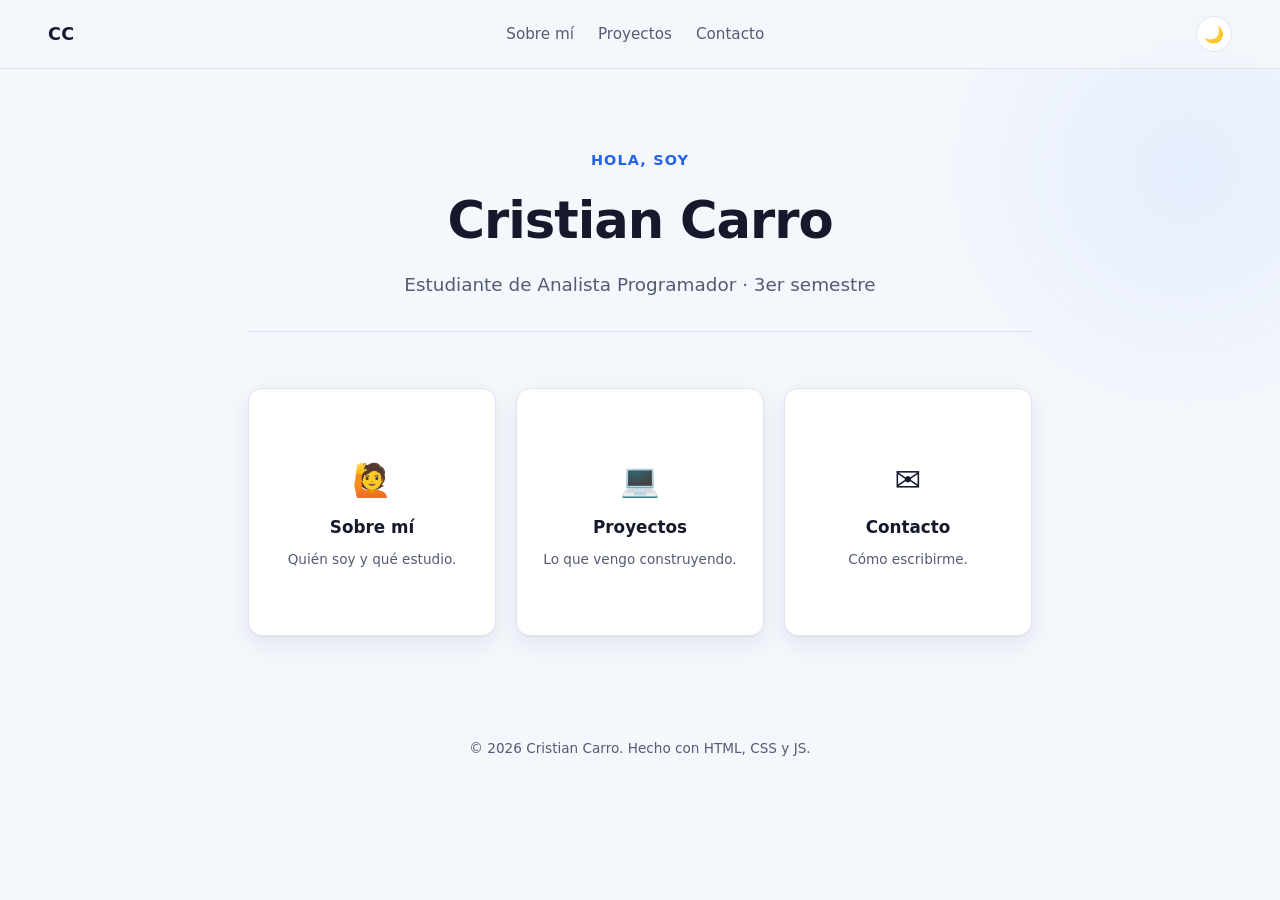
<file: index.html>
<!DOCTYPE html>
<html lang="es">
<head>
  <meta charset="UTF-8" />
  <meta name="viewport" content="width=device-width, initial-scale=1.0" />
  <title>Cristian Carro — Portfolio</title>
  <meta name="description" content="Portfolio de Cristian Carro, estudiante de Analista Programador." />
  <link rel="icon" href="data:,">
  <link rel="stylesheet" href="styles.css" />
</head>
<body>
  <div class="bg-decor" aria-hidden="true"></div>

  <header class="nav">
    <a class="nav-brand" href="index.html">CC</a>
    <nav class="nav-links">
      <a href="about.html">Sobre mí</a>
      <a href="proyectos.html">Proyectos</a>
      <a href="contacto.html">Contacto</a>
    </nav>
    <button id="theme-toggle" class="theme-toggle" aria-label="Cambiar tema" title="Cambiar tema">
      <span id="theme-icon">🌙</span>
    </button>
  </header>

  <main>
    <section class="hero hero-simple">
      <p class="eyebrow">Hola, soy</p>
      <h1>Cristian Carro</h1>
      <p class="role">Estudiante de Analista Programador · 3er semestre</p>
    </section>

    <section class="section landing-grid-section">
      <div class="landing-grid">
        <a class="square-card" href="about.html">
          <span class="square-card-icon">🙋</span>
          <h2>Sobre mí</h2>
          <p>Quién soy y qué estudio.</p>
        </a>
        <a class="square-card" href="proyectos.html">
          <span class="square-card-icon">💻</span>
          <h2>Proyectos</h2>
          <p>Lo que vengo construyendo.</p>
        </a>
        <a class="square-card" href="contacto.html">
          <span class="square-card-icon">✉️</span>
          <h2>Contacto</h2>
          <p>Cómo escribirme.</p>
        </a>
      </div>
    </section>
  </main>

  <footer class="footer">
    <p>© <span id="year"></span> Cristian Carro. Hecho con HTML, CSS y JS.</p>
  </footer>

  <script src="script.js"></script>
</body>
</html>
</file>
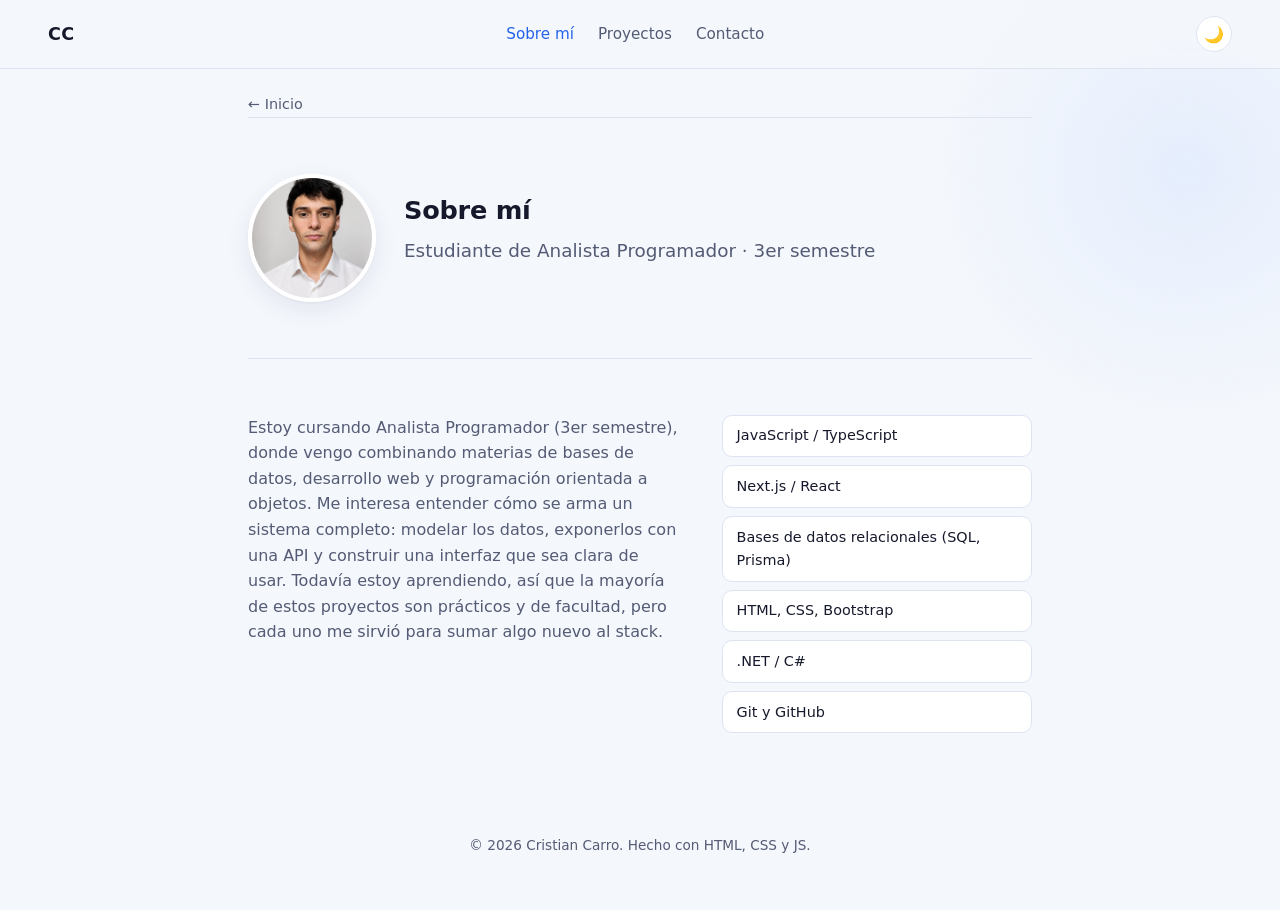
<file: about.html>
<!DOCTYPE html>
<html lang="es">
<head>
  <meta charset="UTF-8" />
  <meta name="viewport" content="width=device-width, initial-scale=1.0" />
  <title>Sobre mí — Cristian Carro</title>
  <meta name="description" content="Sobre Cristian Carro, estudiante de Analista Programador." />
  <link rel="icon" href="data:,">
  <link rel="stylesheet" href="styles.css" />
</head>
<body>
  <div class="bg-decor" aria-hidden="true"></div>

  <header class="nav">
    <a class="nav-brand" href="index.html">CC</a>
    <nav class="nav-links">
      <a href="about.html" class="active">Sobre mí</a>
      <a href="proyectos.html">Proyectos</a>
      <a href="contacto.html">Contacto</a>
    </nav>
    <button id="theme-toggle" class="theme-toggle" aria-label="Cambiar tema" title="Cambiar tema">
      <span id="theme-icon">🌙</span>
    </button>
  </header>

  <main>
    <a class="back-link" href="index.html">← Inicio</a>

    <section class="section page-hero">
      <img class="hero-photo" src="assets/foto-perfil.png" alt="Foto de Cristian Carro" />
      <div>
        <h1 class="section-title">Sobre mí</h1>
        <p class="role">Estudiante de Analista Programador · 3er semestre</p>
      </div>
    </section>

    <section class="section">
      <div class="about-grid">
        <p class="about-text">
          Estoy cursando Analista Programador (3er semestre), donde vengo
          combinando materias de bases de datos, desarrollo web y
          programación orientada a objetos. Me interesa entender cómo se
          arma un sistema completo: modelar los datos, exponerlos con una
          API y construir una interfaz que sea clara de usar. Todavía
          estoy aprendiendo, así que la mayoría de estos proyectos son
          prácticos y de facultad, pero cada uno me sirvió para sumar algo
          nuevo al stack.
        </p>
        <ul class="skills">
          <li>JavaScript / TypeScript</li>
          <li>Next.js / React</li>
          <li>Bases de datos relacionales (SQL, Prisma)</li>
          <li>HTML, CSS, Bootstrap</li>
          <li>.NET / C#</li>
          <li>Git y GitHub</li>
        </ul>
      </div>
    </section>
  </main>

  <footer class="footer">
    <p>© <span id="year"></span> Cristian Carro. Hecho con HTML, CSS y JS.</p>
  </footer>

  <script src="script.js"></script>
</body>
</html>
</file>
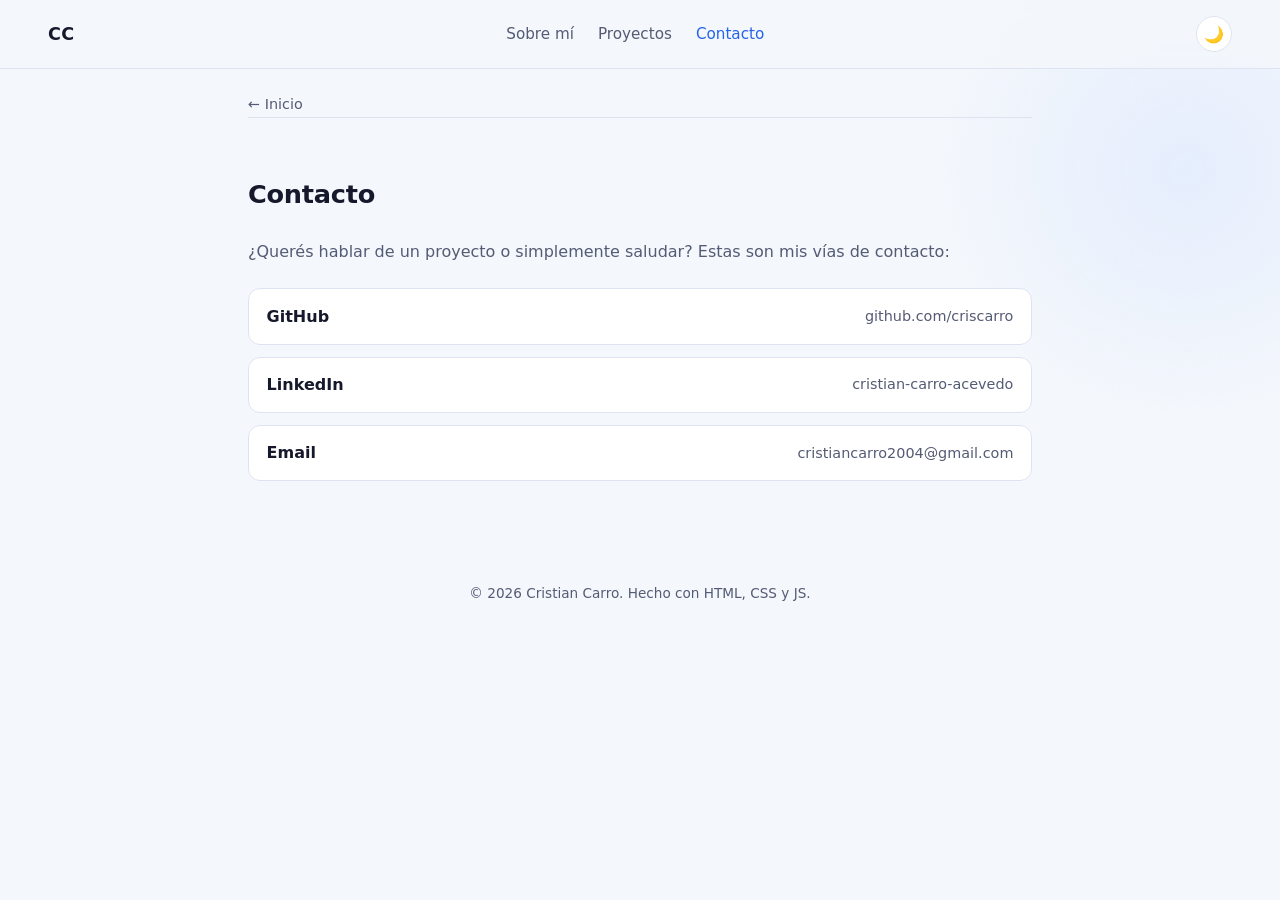
<file: contacto.html>
<!DOCTYPE html>
<html lang="es">
<head>
  <meta charset="UTF-8" />
  <meta name="viewport" content="width=device-width, initial-scale=1.0" />
  <title>Contacto — Cristian Carro</title>
  <meta name="description" content="Contacto de Cristian Carro." />
  <link rel="icon" href="data:,">
  <link rel="stylesheet" href="styles.css" />
</head>
<body>
  <div class="bg-decor" aria-hidden="true"></div>

  <header class="nav">
    <a class="nav-brand" href="index.html">CC</a>
    <nav class="nav-links">
      <a href="about.html">Sobre mí</a>
      <a href="proyectos.html">Proyectos</a>
      <a href="contacto.html" class="active">Contacto</a>
    </nav>
    <button id="theme-toggle" class="theme-toggle" aria-label="Cambiar tema" title="Cambiar tema">
      <span id="theme-icon">🌙</span>
    </button>
  </header>

  <main>
    <a class="back-link" href="index.html">← Inicio</a>

    <section class="section">
      <h1 class="section-title">Contacto</h1>
      <p class="contact-text">¿Querés hablar de un proyecto o simplemente saludar? Estas son mis vías de contacto:</p>
      <div class="contact-links">
        <a class="contact-item" href="https://github.com/criscarro" target="_blank" rel="noopener noreferrer">
          <span class="contact-label">GitHub</span>
          <span class="contact-value">github.com/criscarro</span>
        </a>
        <a class="contact-item" href="https://www.linkedin.com/in/cristian-carro-acevedo-068a9b299" target="_blank" rel="noopener noreferrer">
          <span class="contact-label">LinkedIn</span>
          <span class="contact-value">cristian-carro-acevedo</span>
        </a>
        <a class="contact-item" href="mailto:cristiancarro2004@gmail.com">
          <span class="contact-label">Email</span>
          <span class="contact-value">cristiancarro2004@gmail.com</span>
        </a>
      </div>
    </section>
  </main>

  <footer class="footer">
    <p>© <span id="year"></span> Cristian Carro. Hecho con HTML, CSS y JS.</p>
  </footer>

  <script src="script.js"></script>
</body>
</html>
</file>
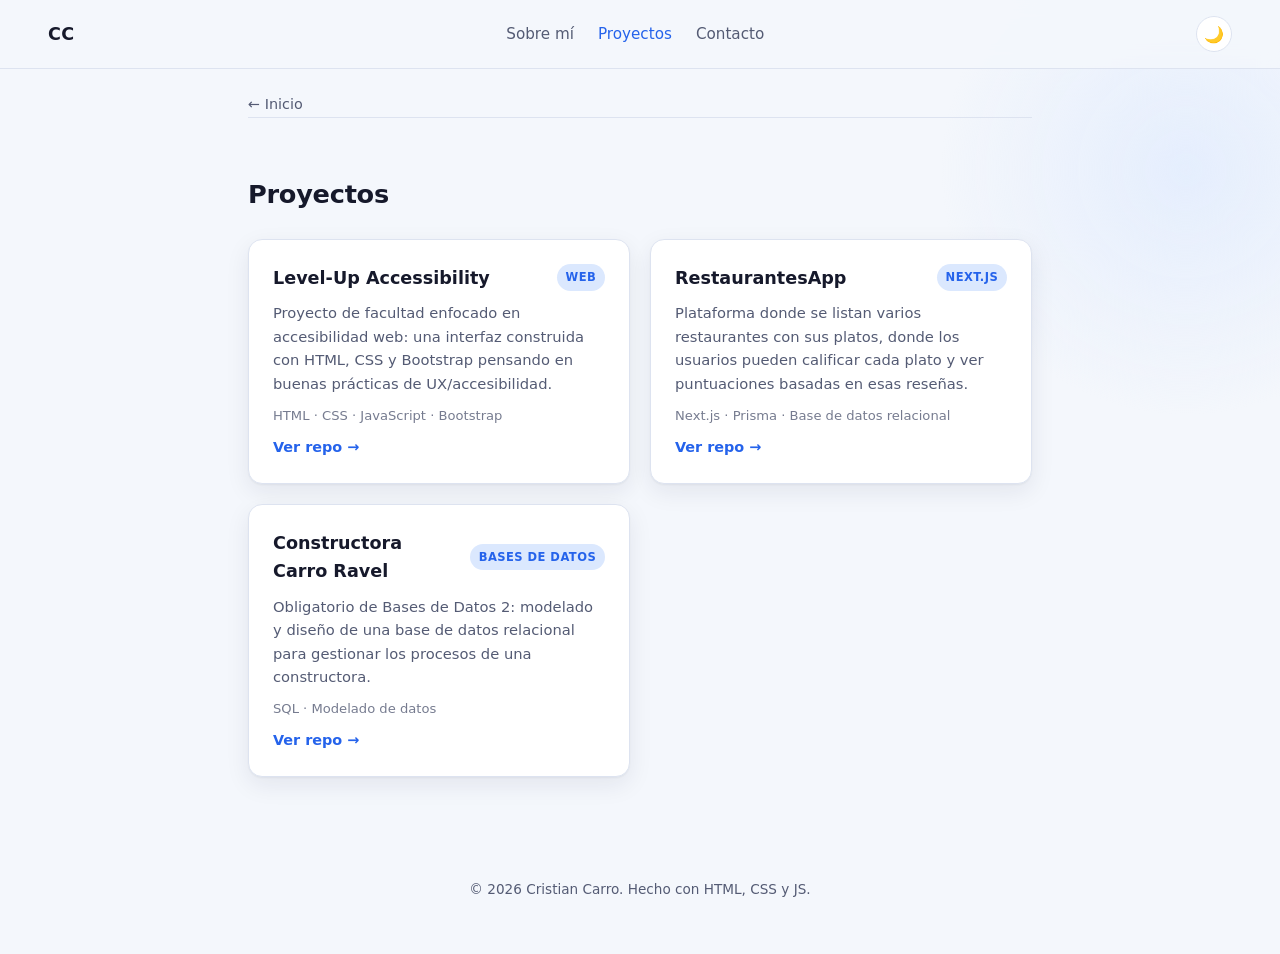
<file: proyectos.html>
<!DOCTYPE html>
<html lang="es">
<head>
  <meta charset="UTF-8" />
  <meta name="viewport" content="width=device-width, initial-scale=1.0" />
  <title>Proyectos — Cristian Carro</title>
  <meta name="description" content="Proyectos de Cristian Carro." />
  <link rel="icon" href="data:,">
  <link rel="stylesheet" href="styles.css" />
</head>
<body>
  <div class="bg-decor" aria-hidden="true"></div>

  <header class="nav">
    <a class="nav-brand" href="index.html">CC</a>
    <nav class="nav-links">
      <a href="about.html">Sobre mí</a>
      <a href="proyectos.html" class="active">Proyectos</a>
      <a href="contacto.html">Contacto</a>
    </nav>
    <button id="theme-toggle" class="theme-toggle" aria-label="Cambiar tema" title="Cambiar tema">
      <span id="theme-icon">🌙</span>
    </button>
  </header>

  <main>
    <a class="back-link" href="index.html">← Inicio</a>

    <section class="section">
      <h1 class="section-title">Proyectos</h1>
      <div class="projects-grid">

        

        <article class="card">
          <div class="card-top">
            <h3>Level-Up Accessibility</h3>
            <span class="tag">Web</span>
          </div>
          <p>
            Proyecto de facultad enfocado en accesibilidad web: una
            interfaz construida con HTML, CSS y Bootstrap pensando en
            buenas prácticas de UX/accesibilidad.
          </p>
          <p class="stack">HTML · CSS · JavaScript · Bootstrap</p>
          <a class="card-link" href="https://github.com/criscarro/Obligatorio-uya" target="_blank" rel="noopener noreferrer">Ver repo →</a>
        </article>

        <article class="card">
          <div class="card-top">
            <h3>RestaurantesApp</h3>
            <span class="tag">Next.js</span>
          </div>
          <p>
            Plataforma donde se listan varios restaurantes con sus platos,
            donde los usuarios pueden calificar cada plato y ver
            puntuaciones basadas en esas reseñas.
          </p>
          <p class="stack">Next.js · Prisma · Base de datos relacional</p>
          <a class="card-link" href="https://github.com/criscarro/RestaurantesApp" target="_blank" rel="noopener noreferrer">Ver repo →</a>
        </article>

        <article class="card">
          <div class="card-top">
            <h3>Constructora Carro Ravel</h3>
            <span class="tag">Bases de Datos</span>
          </div>
          <p>
            Obligatorio de Bases de Datos 2: modelado y diseño de una base
            de datos relacional para gestionar los procesos de una
            constructora.
          </p>
          <p class="stack">SQL · Modelado de datos</p>
          <a class="card-link" href="https://github.com/criscarro/ConstructoraPages" target="_blank" rel="noopener noreferrer">Ver repo →</a>
        </article>

      </div>
    </section>
  </main>

  <footer class="footer">
    <p>© <span id="year"></span> Cristian Carro. Hecho con HTML, CSS y JS.</p>
  </footer>

  <script src="script.js"></script>
</body>
</html>
</file>
<file: styles.css>
:root {
  --bg: #f4f7fc;
  --bg-alt: #ffffff;
  --text: #16192b;
  --text-muted: #545b74;
  --border: #dde3f0;
  --accent: #2563eb;
  --accent-soft: #dbe8fe;
  --shadow: 0 1px 2px rgba(20, 30, 60, 0.05), 0 8px 24px rgba(20, 30, 60, 0.08);
  --radius: 14px;
  --max-width: 880px;
}

:root[data-theme="dark"] {
  --bg: #0a0f1e;
  --bg-alt: #121a2e;
  --text: #e8ecfb;
  --text-muted: #9aa4c4;
  --border: #23304d;
  --accent: #5b9dff;
  --accent-soft: #16233f;
  --shadow: 0 1px 2px rgba(0, 0, 0, 0.35), 0 8px 24px rgba(0, 0, 10, 0.45);
}

@media (prefers-color-scheme: dark) {
  :root:not([data-theme="light"]) {
    --bg: #0a0f1e;
    --bg-alt: #121a2e;
    --text: #e8ecfb;
    --text-muted: #9aa4c4;
    --border: #23304d;
    --accent: #5b9dff;
    --accent-soft: #16233f;
    --shadow: 0 1px 2px rgba(0, 0, 0, 0.35), 0 8px 24px rgba(0, 0, 10, 0.45);
  }
}

* {
  box-sizing: border-box;
}

html {
  scroll-behavior: smooth;
}

body {
  margin: 0;
  font-family: "Segoe UI", system-ui, -apple-system, sans-serif;
  background: var(--bg);
  color: var(--text);
  line-height: 1.6;
  transition: background 0.2s ease, color 0.2s ease;
  overflow-x: hidden;
}

.bg-decor {
  position: fixed;
  inset: -20% -20% auto auto;
  width: 60vw;
  height: 60vw;
  max-width: 700px;
  max-height: 700px;
  background: radial-gradient(closest-side, var(--accent-soft), transparent 70%);
  opacity: 0.6;
  pointer-events: none;
  z-index: -1;
}

.nav {
  position: sticky;
  top: 0;
  z-index: 10;
  display: flex;
  align-items: center;
  justify-content: space-between;
  padding: 1rem clamp(1.25rem, 4vw, 3rem);
  background: color-mix(in srgb, var(--bg) 85%, transparent);
  backdrop-filter: blur(10px);
  border-bottom: 1px solid var(--border);
}

.nav-brand {
  font-weight: 700;
  font-size: 1.1rem;
  color: var(--text);
  text-decoration: none;
  letter-spacing: 0.02em;
}

.nav-links {
  display: flex;
  gap: 1.5rem;
}

.nav-links a {
  color: var(--text-muted);
  text-decoration: none;
  font-size: 0.95rem;
  transition: color 0.15s ease;
}

.nav-links a:hover {
  color: var(--accent);
}

.nav-links a.active {
  color: var(--accent);
}

.theme-toggle {
  border: 1px solid var(--border);
  background: var(--bg-alt);
  border-radius: 999px;
  width: 2.25rem;
  height: 2.25rem;
  display: flex;
  align-items: center;
  justify-content: center;
  cursor: pointer;
  font-size: 1rem;
  transition: transform 0.15s ease, border-color 0.15s ease;
}

.theme-toggle:hover {
  transform: scale(1.05);
  border-color: var(--accent);
}

main {
  max-width: var(--max-width);
  margin: 0 auto;
  padding: 0 clamp(1.25rem, 4vw, 3rem);
}

.hero {
  padding: clamp(3.5rem, 10vw, 6rem) 0 3rem;
}

.eyebrow {
  color: var(--accent);
  font-weight: 600;
  font-size: 0.9rem;
  text-transform: uppercase;
  letter-spacing: 0.08em;
  margin: 0 0 0.5rem;
}

.hero h1 {
  font-size: clamp(2.2rem, 6vw, 3.2rem);
  margin: 0 0 0.5rem;
  letter-spacing: -0.02em;
}

.role {
  font-size: 1.15rem;
  color: var(--text-muted);
  margin: 0 0 1.25rem;
  font-weight: 500;
}

.hero-text {
  max-width: 560px;
  color: var(--text-muted);
  margin: 0 0 2rem;
}

.hero-actions {
  display: flex;
  gap: 0.85rem;
  flex-wrap: wrap;
}

.hero-simple {
  text-align: center;
  padding: clamp(3rem, 9vw, 5rem) 0 2rem;
}

.hero-simple .eyebrow,
.hero-simple .role {
  display: block;
}

.hero-simple .role {
  margin: 0;
}

.landing-grid-section {
  border-top: none;
  padding-top: 0;
}

.landing-grid {
  display: grid;
  grid-template-columns: repeat(3, 1fr);
  gap: 1.25rem;
}

.square-card {
  aspect-ratio: 1 / 1;
  display: flex;
  flex-direction: column;
  align-items: center;
  justify-content: center;
  text-align: center;
  gap: 0.5rem;
  background: var(--bg-alt);
  border: 1px solid var(--border);
  border-radius: var(--radius);
  padding: 1.5rem;
  text-decoration: none;
  color: var(--text);
  box-shadow: var(--shadow);
  transition: transform 0.18s ease, border-color 0.18s ease;
}

.square-card:hover {
  transform: translateY(-4px);
  border-color: var(--accent);
}

.square-card-icon {
  font-size: 2rem;
}

.square-card h2 {
  margin: 0;
  font-size: 1.05rem;
}

.square-card p {
  margin: 0;
  color: var(--text-muted);
  font-size: 0.85rem;
}

.back-link {
  display: inline-block;
  margin-top: 1.5rem;
  color: var(--text-muted);
  text-decoration: none;
  font-size: 0.9rem;
}

.back-link:hover {
  color: var(--accent);
}

.page-hero {
  display: flex;
  align-items: center;
  gap: 1.75rem;
}

.page-hero .hero-photo {
  width: clamp(96px, 14vw, 128px);
  height: clamp(96px, 14vw, 128px);
  border-radius: 50%;
  object-fit: cover;
  flex-shrink: 0;
  border: 4px solid var(--bg-alt);
  box-shadow: var(--shadow);
}

.page-hero .section-title {
  margin-bottom: 0.35rem;
}

.btn {
  display: inline-flex;
  align-items: center;
  padding: 0.65rem 1.3rem;
  border-radius: 999px;
  font-size: 0.95rem;
  font-weight: 600;
  text-decoration: none;
  transition: transform 0.15s ease, background 0.15s ease, border-color 0.15s ease;
}

.btn-primary {
  background: var(--accent);
  color: #fff;
}

.btn-primary:hover {
  transform: translateY(-1px);
}

.btn-ghost {
  background: transparent;
  color: var(--text);
  border: 1px solid var(--border);
}

.btn-ghost:hover {
  border-color: var(--accent);
  color: var(--accent);
}

.section {
  padding: 3.5rem 0;
  border-top: 1px solid var(--border);
}

.section-title {
  font-size: 1.6rem;
  margin: 0 0 1.5rem;
  letter-spacing: -0.01em;
}

.about-grid {
  display: grid;
  grid-template-columns: 1.4fr 1fr;
  gap: 2.5rem;
}

.about-text {
  color: var(--text-muted);
  margin: 0;
}

.skills {
  list-style: none;
  margin: 0;
  padding: 0;
  display: flex;
  flex-direction: column;
  gap: 0.5rem;
}

.skills li {
  background: var(--bg-alt);
  border: 1px solid var(--border);
  border-radius: 10px;
  padding: 0.55rem 0.85rem;
  font-size: 0.9rem;
}

.projects-grid {
  display: grid;
  grid-template-columns: repeat(2, 1fr);
  gap: 1.25rem;
}

.card {
  background: var(--bg-alt);
  border: 1px solid var(--border);
  border-radius: var(--radius);
  padding: 1.5rem;
  box-shadow: var(--shadow);
  display: flex;
  flex-direction: column;
  gap: 0.6rem;
  transition: transform 0.15s ease, border-color 0.15s ease;
}

.card:hover {
  transform: translateY(-3px);
  border-color: var(--accent);
}

.card-top {
  display: flex;
  align-items: center;
  justify-content: space-between;
  gap: 0.75rem;
}

.card h3 {
  margin: 0;
  font-size: 1.1rem;
}

.tag {
  font-size: 0.72rem;
  font-weight: 700;
  text-transform: uppercase;
  letter-spacing: 0.04em;
  color: var(--accent);
  background: var(--accent-soft);
  padding: 0.25rem 0.55rem;
  border-radius: 999px;
  white-space: nowrap;
}

.card p {
  margin: 0;
  color: var(--text-muted);
  font-size: 0.92rem;
}

.card .stack {
  font-size: 0.82rem;
  color: var(--text-muted);
  opacity: 0.8;
}

.card-link {
  margin-top: auto;
  color: var(--accent);
  text-decoration: none;
  font-weight: 600;
  font-size: 0.9rem;
}

.card-link:hover {
  text-decoration: underline;
}

.contact-text {
  color: var(--text-muted);
  margin: 0 0 1.5rem;
}

.contact-links {
  display: flex;
  flex-direction: column;
  gap: 0.75rem;
}

.contact-item {
  display: flex;
  align-items: center;
  justify-content: space-between;
  background: var(--bg-alt);
  border: 1px solid var(--border);
  border-radius: 12px;
  padding: 0.9rem 1.1rem;
  text-decoration: none;
  color: var(--text);
  transition: border-color 0.15s ease, transform 0.15s ease;
}

.contact-item:hover {
  border-color: var(--accent);
  transform: translateX(2px);
}

.contact-label {
  font-weight: 600;
}

.contact-value {
  color: var(--text-muted);
  font-size: 0.9rem;
}

.footer {
  text-align: center;
  padding: 2rem 1rem 2.5rem;
  color: var(--text-muted);
  font-size: 0.85rem;
}

@media (max-width: 680px) {
  .nav {
    gap: 0.5rem;
  }
  .nav-links {
    gap: 0.85rem;
  }
  .nav-links a {
    font-size: 0.82rem;
  }
  .about-grid {
    grid-template-columns: 1fr;
  }
  .projects-grid {
    grid-template-columns: 1fr;
  }
  .hero-actions {
    justify-content: center;
  }
  .landing-grid {
    grid-template-columns: 1fr 1fr;
    gap: 0.85rem;
  }
  .page-hero {
    flex-direction: column;
    text-align: center;
  }
}

@media (max-width: 420px) {
  .landing-grid {
    grid-template-columns: 1fr;
  }
}

@media (max-width: 420px) {
  .nav-brand {
    display: none;
  }
}
</file>
